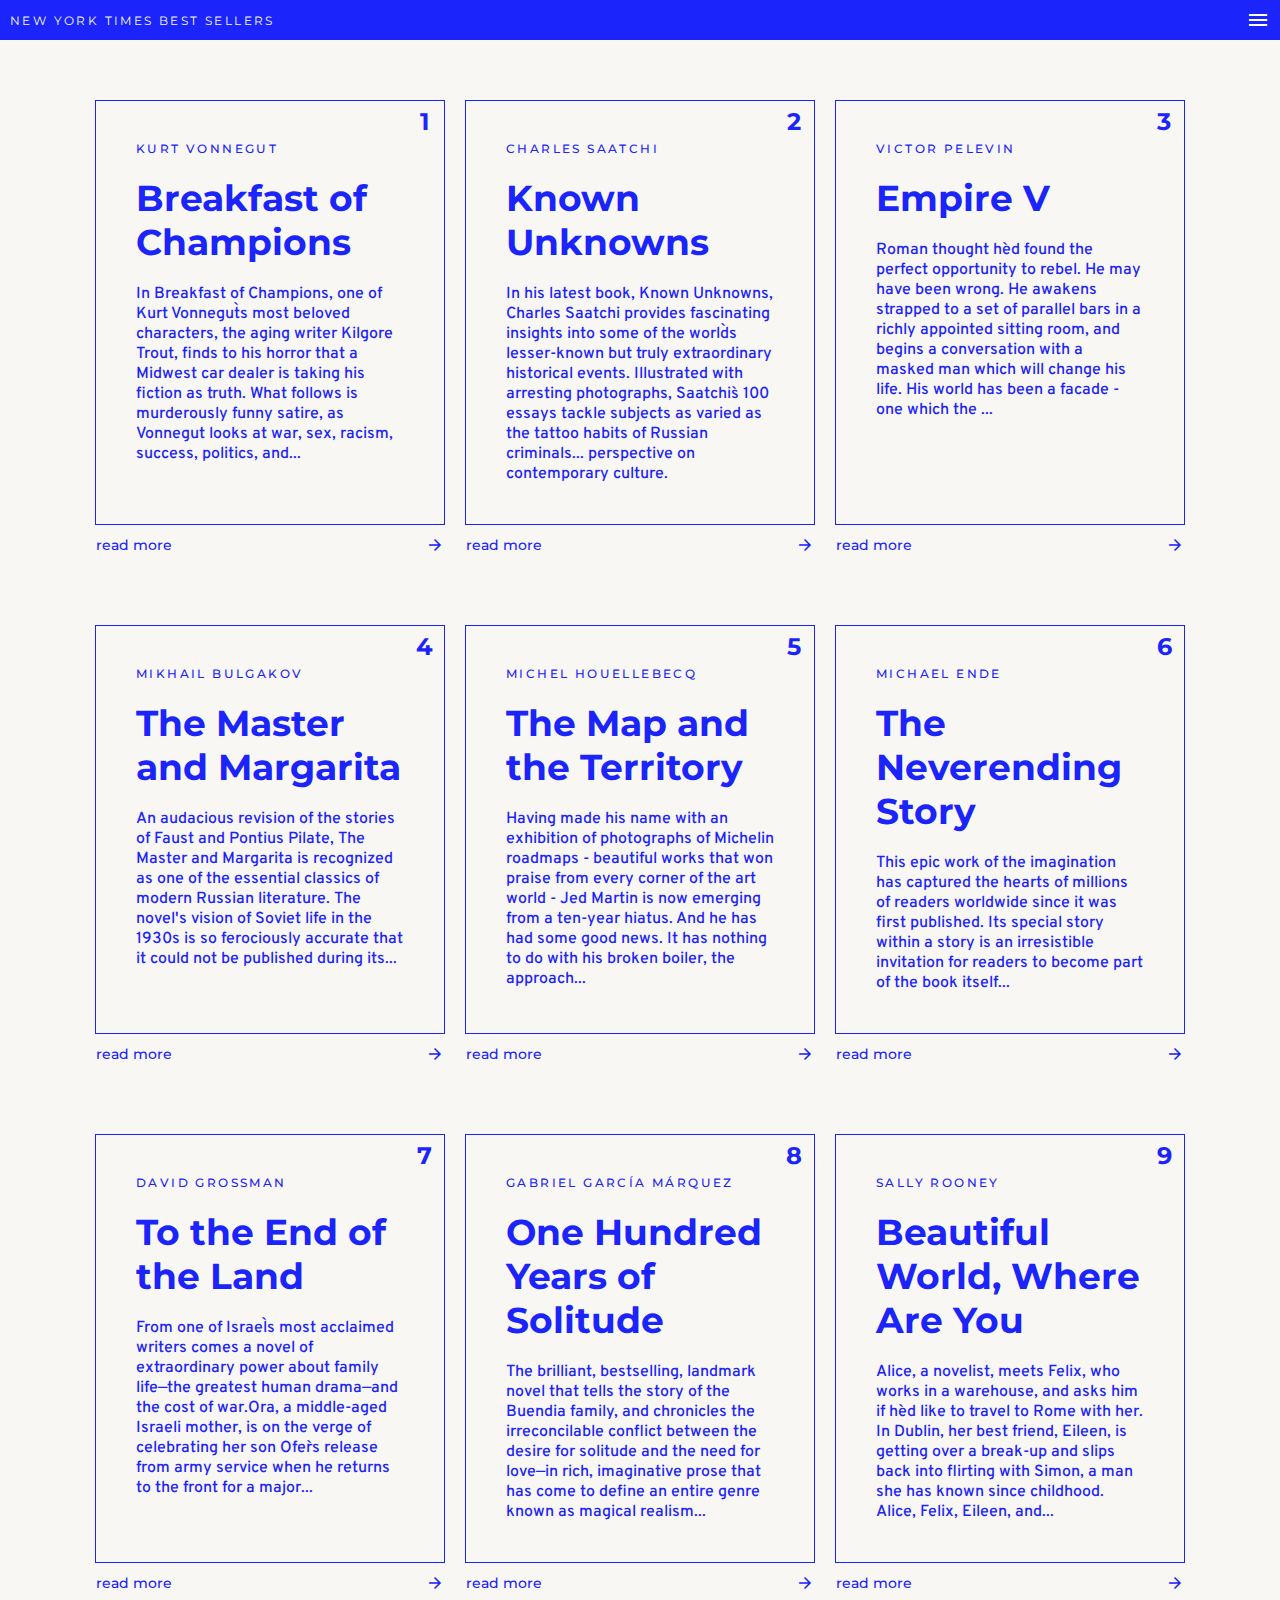
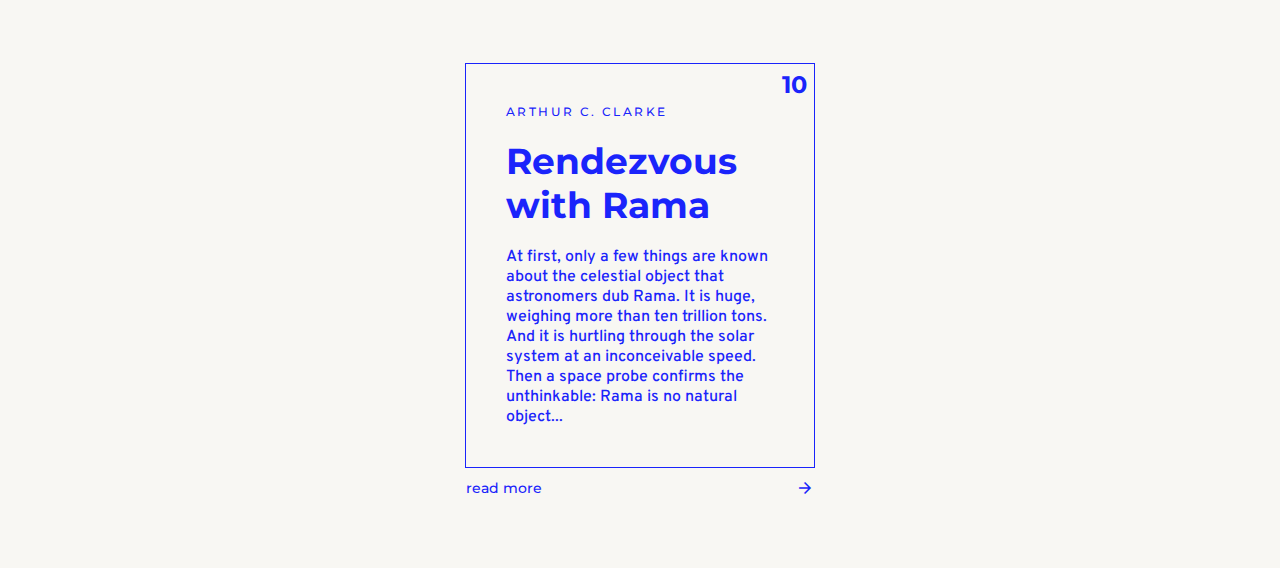
<file: index.html>
<!DOCTYPE html>
<html lang="en">
  <head>
    <meta charset="UTF-8" />
    <meta http-equiv="X-UA-Compatible" content="IE=edge" />
    <meta name="viewport" content="width=device-width, initial-scale=1.0" />

    <link rel="preconnect" href="https://fonts.googleapis.com" />
    <link rel="preconnect" href="https://fonts.gstatic.com" crossorigin />
    <link
      href="https://fonts.googleapis.com/css2?family=Montserrat:ital,wght@0,100;0,200;0,300;0,400;0,500;0,600;0,700;0,800;0,900;1,100;1,200;1,300;1,400;1,500;1,600;1,700;1,800;1,900&family=Overpass:ital,wght@0,100;0,200;0,300;0,400;0,500;0,600;0,700;0,800;0,900;1,100;1,200;1,300;1,400;1,500;1,600;1,700;1,800;1,900&display=swap"
      rel="stylesheet"
    />

    <link
      href="https://fonts.googleapis.com/icon?family=Material+Icons"
      rel="stylesheet"
    />
    <link
      href="https://fonts.googleapis.com/icon?family=Material+Icons+Outlined"
      rel="stylesheet"
    />

    <link rel="stylesheet" href="style.css" />

    <script src="./script.js"></script>

    <title>Final exam</title>
  </head>
  <body>
    <header>
      <p class="logo">New York Times best sellers</p>
      <span class="material-icons-outlined"> menu </span>
    </header>
    <section></section>
  </body>
</html>
</file>
<file: style.css>
* {
  margin: 0;
  padding: 0;
  border: 0;
  outline: none;
  -webkit-box-sizing: border-box;
          box-sizing: border-box;
  background: transparent;
  font-family: inherit;
  text-decoration: none;
}

ol,
ul,
li {
  display: block;
  list-style: none;
}

table {
  border-collapse: collapse;
  border-spacing: 0;
}

a img {
  border: none;
}

button,
a {
  color: inherit;
  cursor: pointer;
}

textarea {
  resize: none;
}

button,
input,
textarea,
select {
  border-radius: 0;
  -moz-appearance: none !important;
       appearance: none !important;
  -webkit-appearance: none !important;
}

/* End of css reset */
:root {
  --primary: #f8f7f3;
  --secondary: #1a24fb;
}

* {
  font-family: "Montserrat", sans-serif;
  font-family: "Overpass", sans-serif;
}

* body {
  background-color: var(--primary);
}

* body header {
  position: fixed;
  z-index: 2;
  top: 0;
  font-family: "Montserrat", sans-serif;
  display: -webkit-box;
  display: -ms-flexbox;
  display: flex;
  -webkit-box-pack: justify;
      -ms-flex-pack: justify;
          justify-content: space-between;
  -webkit-box-align: center;
      -ms-flex-align: center;
          align-items: center;
  width: 100%;
  height: 40px;
  background-color: var(--secondary);
  padding-left: 10px;
  padding-right: 10px;
}

* body header .logo {
  font-family: "Montserrat", sans-serif;
  font-size: 12px;
  letter-spacing: 0.2em;
  font-weight: 400;
  text-transform: uppercase;
  color: var(--primary);
}

* body header .material-icons-outlined {
  color: white;
  font-size: 24px;
}

* body section {
  display: -webkit-box;
  display: -ms-flexbox;
  display: flex;
  -webkit-box-orient: horizontal;
  -webkit-box-direction: normal;
      -ms-flex-direction: row;
          flex-direction: row;
  -ms-flex-wrap: wrap;
      flex-wrap: wrap;
  -webkit-box-pack: center;
      -ms-flex-pack: center;
          justify-content: center;
  gap: 100px 20px;
  max-width: 1280px;
  color: var(--secondary);
  margin: 100px auto;
}

* body section article {
  display: -webkit-box;
  display: -ms-flexbox;
  display: flex;
  -webkit-box-orient: vertical;
  -webkit-box-direction: normal;
      -ms-flex-direction: column;
          flex-direction: column;
  position: relative;
  -webkit-box-sizing: border-box;
          box-sizing: border-box;
  max-width: 350px;
  border: solid var(--secondary) 1px;
  padding: 40px;
}

* body section article .index {
  display: -webkit-box;
  display: -ms-flexbox;
  display: flex;
  -webkit-box-align: center;
      -ms-flex-align: center;
          align-items: center;
  -webkit-box-pack: center;
      -ms-flex-pack: center;
          justify-content: center;
  font-family: "Montserrat", sans-serif;
  position: absolute;
  top: 0;
  right: 0px;
  width: 40px;
  height: 40px;
  font-size: 24px;
  font-weight: bold;
}

* body section article .title {
  font-family: "Montserrat", sans-serif;
  font-size: 36px;
  font-weight: bold;
  padding-top: 20px;
}

* body section article .sub {
  font-family: "Montserrat", sans-serif;
  font-size: 12px;
  letter-spacing: 0.2em;
  font-weight: 500;
  text-transform: uppercase;
}

* body section article .text {
  font-family: "Overpass", sans-serif;
  font-size: 16px;
  font-weight: 500;
  padding-top: 20px;
}

* body section article button {
  font-family: "Montserrat", sans-serif;
  display: -webkit-box;
  display: -ms-flexbox;
  display: flex;
  position: absolute;
  bottom: -30px;
  left: 0;
  right: 0;
  width: 100%;
  height: 18px;
  font-size: 14px;
  -webkit-box-pack: justify;
      -ms-flex-pack: justify;
          justify-content: space-between;
  font-weight: 500;
}

* body section article .material-icons-outlined {
  font-size: 18px;
}

* body section article button:hover {
  background-color: var(--secondary);
  color: var(--primary);
}
/*# sourceMappingURL=style.css.map */
</file>
